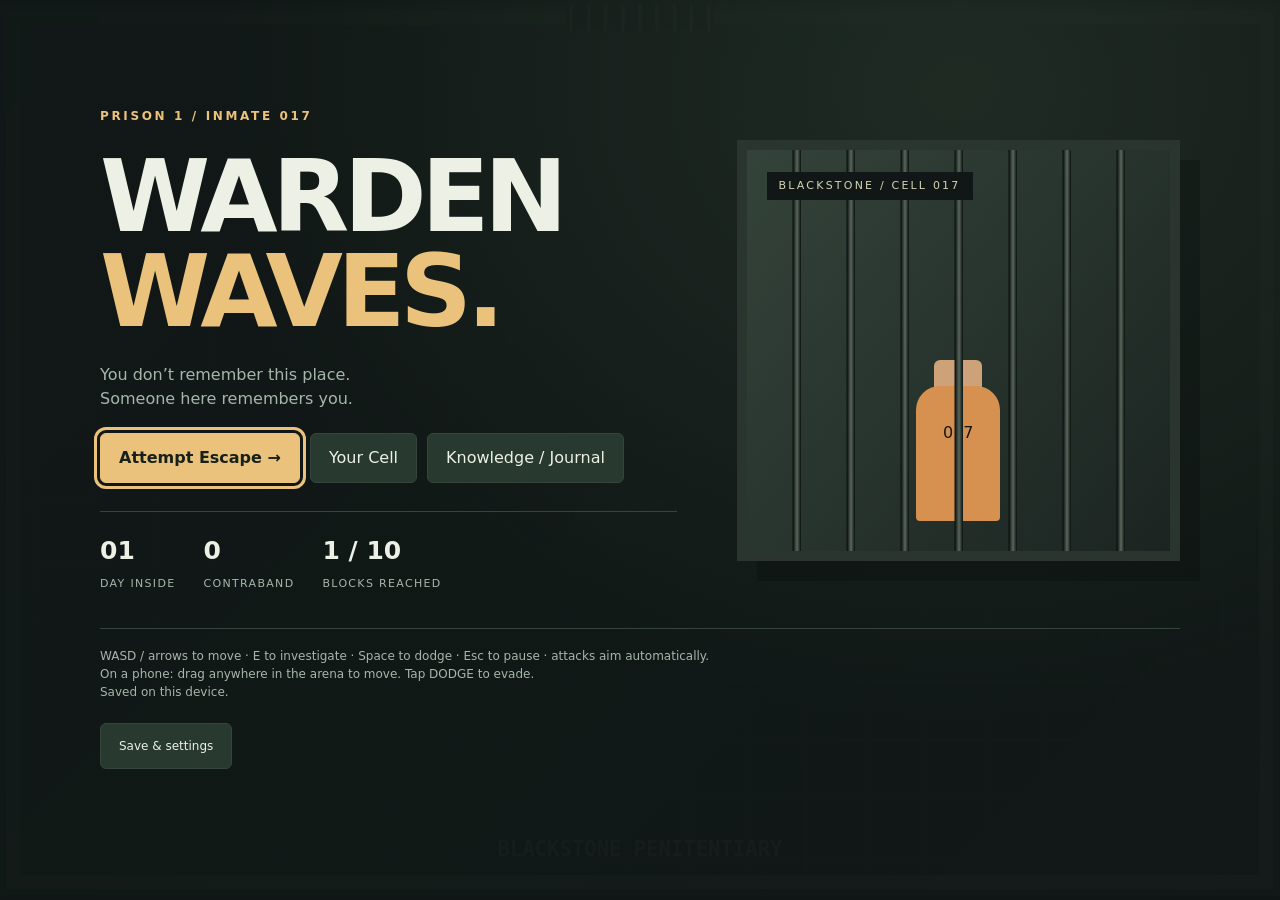
<file: index.html>
<!doctype html>
<html lang="en">
<head>
<meta charset="utf-8">
<meta name="viewport" content="width=device-width,initial-scale=1,viewport-fit=cover">
<meta name="theme-color" content="#101716">
<meta name="description" content="A prison escape survival roguelite. Learn the rules. Break the cycle. Escape the Warden.">
<title>Warden Waves — Break the Cycle</title>
<link rel="stylesheet" href="style.css?v=security2">
</head>
<body>
<canvas id="game" aria-label="Prison arena. Move with WASD, arrow keys, or drag to use the touch joystick."></canvas>
<header id="hud" hidden><div><b id="areaLabel"></b><span id="waveLabel"></span></div><div class="health"><i id="healthFill"></i><span id="healthText"></span></div><div class="hudline"><span id="xpLabel"></span><span id="lootLabel"></span><span id="timeLabel"></span><button id="pauseBtn" aria-label="Pause game">Ⅱ</button></div><div id="bossHud" hidden><span id="bossLabel"></span><div class="bossbar"><i id="bossFill"></i></div></div></header>
<aside id="missionHud" hidden aria-live="polite"></aside>
<button id="retreatBtn" hidden aria-label="Hold to return to cell">HOLD TO RETURN · 3s</button>
<button id="interactBtn" hidden>Investigate · E</button>
<div id="notice" role="status" aria-live="polite"></div>
<main id="screen" class="screen"></main>
<div id="stick" hidden><div id="knob"></div></div>
<button id="dashBtn" hidden aria-label="Dodge">DODGE</button>
<script src="core.js?v=security2"></script><script src="game.js?v=security2"></script><script src="chapter.js?v=security2"></script><script src="security.js?v=security2"></script>
</body>
</html>
</file>
<file: style.css>
:root{color-scheme:dark;--bg:#101716;--panel:#192321;--line:#35453e;--gold:#ebc27b;--ink:#edf0e5;--muted:#a7b6aa}*{box-sizing:border-box}body{margin:0;background:var(--bg);color:var(--ink);font:16px/1.5 system-ui,-apple-system,sans-serif;overflow:hidden}button{font:inherit;cursor:pointer;border:1px solid var(--line);border-radius:6px;padding:12px 18px;background:#28392f;color:var(--ink);min-height:46px}button:hover{border-color:var(--gold);background:#344a3b}button:focus-visible{outline:3px solid var(--gold);outline-offset:3px}button:disabled{opacity:.45;cursor:default}.primary{background:var(--gold);color:#17201a;font-weight:750;border-color:var(--gold)}.primary:hover{background:#ffdaa0}.danger{color:#f4a8a0}.screen{position:fixed;inset:0;z-index:10;overflow:auto;background:radial-gradient(ellipse at 75% 10%,#2c3b2e88,transparent 55%),linear-gradient(135deg,#101716f8,#101716ef);padding:max(28px,env(safe-area-inset-top)) max(24px,env(safe-area-inset-right)) max(30px,env(safe-area-inset-bottom));display:flex;flex-direction:column;align-items:center}.wrap{width:min(1080px,100%);margin:auto}.eyebrow{text-transform:uppercase;letter-spacing:.22em;color:var(--gold);font-size:12px;font-weight:700}.hero{display:grid;grid-template-columns:1.3fr 1fr;gap:60px;align-items:center}.hero h1{font-size:clamp(56px,8vw,100px);line-height:.95;letter-spacing:-.055em;margin:24px 0}.hero h1 span{color:var(--gold)}h2{font-size:clamp(28px,4vw,42px);line-height:1.1;margin:12px 0 22px}h3{font-size:19px;margin:0 0 10px}p{color:var(--muted);max-width:60ch}small{color:var(--muted)}.actions{display:flex;flex-wrap:wrap;gap:10px;margin:22px 0}.actions button{flex-grow:0}.stats{display:flex;gap:28px;border-top:1px solid var(--line);padding-top:20px;margin-top:28px}.stats b{display:block;font-size:25px}.stats small{font-size:11px;text-transform:uppercase;letter-spacing:.12em}.cellart{position:relative;aspect-ratio:1/.95;background:linear-gradient(130deg,#34433a,#1b2421);border:10px solid #2a3530;box-shadow:20px 20px 0 #080c0a55;overflow:hidden}.cellart:before{content:'';position:absolute;inset:0;background:repeating-linear-gradient(90deg,transparent 0,transparent 45px,#09100e 46px,#59675b 50px,#09100e 54px);z-index:2}.cellart:after{content:'017';position:absolute;bottom:30px;left:calc(50% - 42px);color:#141710;background:#d6904f;border-radius:24px 24px 4px 4px;width:84px;height:100px;text-align:center;padding-top:35px;box-shadow:0 -44px 0 -18px #cda278}.artlabel{position:absolute;top:22px;left:20px;letter-spacing:.2em;font-size:11px;color:#d5d4b2;z-index:3;background:#101716;padding:6px 12px}.grid{display:grid;grid-template-columns:repeat(auto-fit,minmax(230px,1fr));gap:14px}.card{padding:22px;background:var(--panel);border:1px solid var(--line);border-radius:8px}.card p{font-size:14px;min-height:42px}.card button{width:100%;margin-top:10px}.tag{font-size:11px;letter-spacing:.1em;text-transform:uppercase;color:var(--gold)}.toprow{display:flex;justify-content:space-between;gap:20px;align-items:center;border-bottom:1px solid var(--line);margin-bottom:24px;padding-bottom:18px}.toprow h2{margin:0}.journal-entry{border-left:2px solid var(--gold);padding:5px 20px;margin:20px 0}.route{display:flex;gap:8px;flex-wrap:wrap;margin:24px 0}.route span{border:1px solid var(--line);padding:8px 12px;border-radius:4px;font-size:12px}.route .done{border-color:var(--gold);color:var(--gold)}.perk{color:var(--gold)}.footer{border-top:1px solid var(--line);margin-top:34px;padding-top:18px;font-size:12px;color:var(--muted)}canvas{display:block;width:100vw;height:100dvh;touch-action:none}#hud{position:fixed;z-index:2;top:max(12px,env(safe-area-inset-top));left:max(16px,env(safe-area-inset-left));right:max(16px,env(safe-area-inset-right));pointer-events:none;font-size:13px;text-shadow:0 2px 5px #000}#hud>div:first-child{display:flex;justify-content:space-between}#areaLabel{font-size:17px}.health{position:relative;height:22px;background:#211c1b;border:1px solid #657d67;margin-top:8px;overflow:hidden}.health i{display:block;height:100%;background:#709d79}.health span{position:absolute;inset:0;text-align:center;font-size:12px;color:white}.hudline{display:flex;align-items:center;gap:20px;margin-top:6px}.hudline button{pointer-events:auto;margin-left:auto;min-height:36px;padding:3px 15px;background:#17241bdd}#bossHud{max-width:600px;margin:8px auto;text-align:center;color:#ffd1a3}.bossbar{height:9px;background:#201918;margin:6px}.bossbar i{height:100%;display:block;background:#e1a471}#notice{position:fixed;top:32%;width:100%;z-index:4;text-align:center;pointer-events:none;color:var(--gold);font-size:clamp(18px,3vw,30px);font-weight:750;text-shadow:0 3px 8px #000;transition:opacity .3s;padding:0 18px}#stick{position:fixed;width:110px;height:110px;border:1px solid #e6c78b88;background:#11231c66;border-radius:50%;pointer-events:none;z-index:3}#knob{position:absolute;width:42px;height:42px;left:33px;top:33px;border-radius:50%;background:#ebc27baa}#dashBtn{position:fixed;right:max(20px,env(safe-area-inset-right));bottom:max(28px,env(safe-area-inset-bottom));border-radius:50%;width:76px;height:76px;background:#23362bbd;z-index:3;padding:0;font-size:12px;font-weight:800;touch-action:none}[hidden]{display:none!important}@media(max-width:700px){.hero{grid-template-columns:1fr;gap:22px}.cellart{display:none}.hero h1{font-size:68px}.screen{padding:26px 20px}.wrap{margin:auto 0}.stats{gap:22px}.actions button{flex:1}.grid{grid-template-columns:1fr}.card{padding:18px}.card p{min-height:0}.toprow{align-items:flex-start}.hudline{gap:12px;font-size:11px}.footer{margin-top:22px}}@media(prefers-reduced-motion:reduce){*{transition:none!important}}
/* Chapter One */
#missionHud{position:fixed;z-index:3;top:125px;left:max(16px,env(safe-area-inset-left));max-width:355px;width:calc(100% - 32px);padding:12px 16px;background:#101c17e8;border:1px solid #7a7954;border-left:3px solid var(--gold);pointer-events:none;box-shadow:0 4px 20px #0003}#missionHud small{display:block;color:var(--gold);font-size:10px;letter-spacing:.14em}#missionHud b{display:block;font-size:16px}#missionHud span{display:block;font-size:12px;color:#ced4c3;line-height:1.4}#interactBtn{position:fixed;z-index:5;bottom:max(32px,env(safe-area-inset-bottom));left:50%;transform:translateX(-50%);background:var(--gold);color:#17211b;font-size:13px;font-weight:800;max-width:210px;box-shadow:0 3px 18px #0007}.story-layout{display:grid;grid-template-columns:180px 1fr;gap:55px;align-items:center;max-width:850px;margin:auto}.story-number{font-size:78px;font-weight:800;line-height:1;color:var(--gold);border:1px solid #7a7954;padding:35px 20px;background:#202c22;box-shadow:10px 10px #080d0a}.story-number span{font-size:10px;line-height:1.7;letter-spacing:.14em;display:block;color:#abb8a4;margin-top:18px}.story-line{font-size:clamp(18px,2.3vw,24px);line-height:1.6;color:#e4e6d8;margin:24px 0 32px}@media(max-width:700px){.story-layout{grid-template-columns:1fr;gap:24px}.story-number{font-size:36px;padding:12px 20px;display:flex;gap:26px;align-items:center;width:fit-content}.story-number span{margin:0}.story-line{font-size:19px}#missionHud{top:120px;max-width:290px;padding:8px 12px}#missionHud span{font-size:11px}#interactBtn{bottom:35px;max-width:185px;left:20px;transform:none}}@media(max-height:500px){#missionHud{top:108px;max-width:245px}#missionHud span{display:none}.story-number{display:none}.story-layout{grid-template-columns:1fr}.story-line{font-size:17px;margin:14px 0}.screen{padding:16px 24px}}
/* Compact leads and vulnerable extraction */
#missionHud{top:117px;width:auto;max-width:280px;padding:0;border:1px solid #5c6652;border-left:2px solid var(--gold);pointer-events:auto;background:#142018e8;box-shadow:0 2px 9px #0003}#missionHud #objectiveToggle{min-height:32px;padding:5px 10px;border:0;border-radius:0;background:transparent;text-align:left;font-size:12px;width:100%}#missionHud #objectiveToggle small{display:inline;font-size:9px;color:var(--gold);margin-right:6px}#missionHud #objectiveToggle span{display:inline;font-size:11px;margin-left:8px}#missionHud p{font-size:12px;padding:0 12px;margin:3px 0 10px;max-width:260px}#retreatBtn{position:fixed;z-index:5;bottom:max(32px,env(safe-area-inset-bottom));left:50%;transform:translateX(-50%);max-width:240px;background:#d5c391;color:#16211b;border:2px solid #f3dfab;font-weight:800;font-size:12px;touch-action:none}.security-alert{color:#ebc27b;border-left:2px solid #ebc27b;padding-left:12px}@media(max-width:700px){#missionHud{top:108px;max-width:235px}#missionHud #objectiveToggle{font-size:11px;min-height:30px}#missionHud p{font-size:11px;max-width:225px}#retreatBtn{left:20px;transform:none;max-width:215px;bottom:34px}}
</file>
